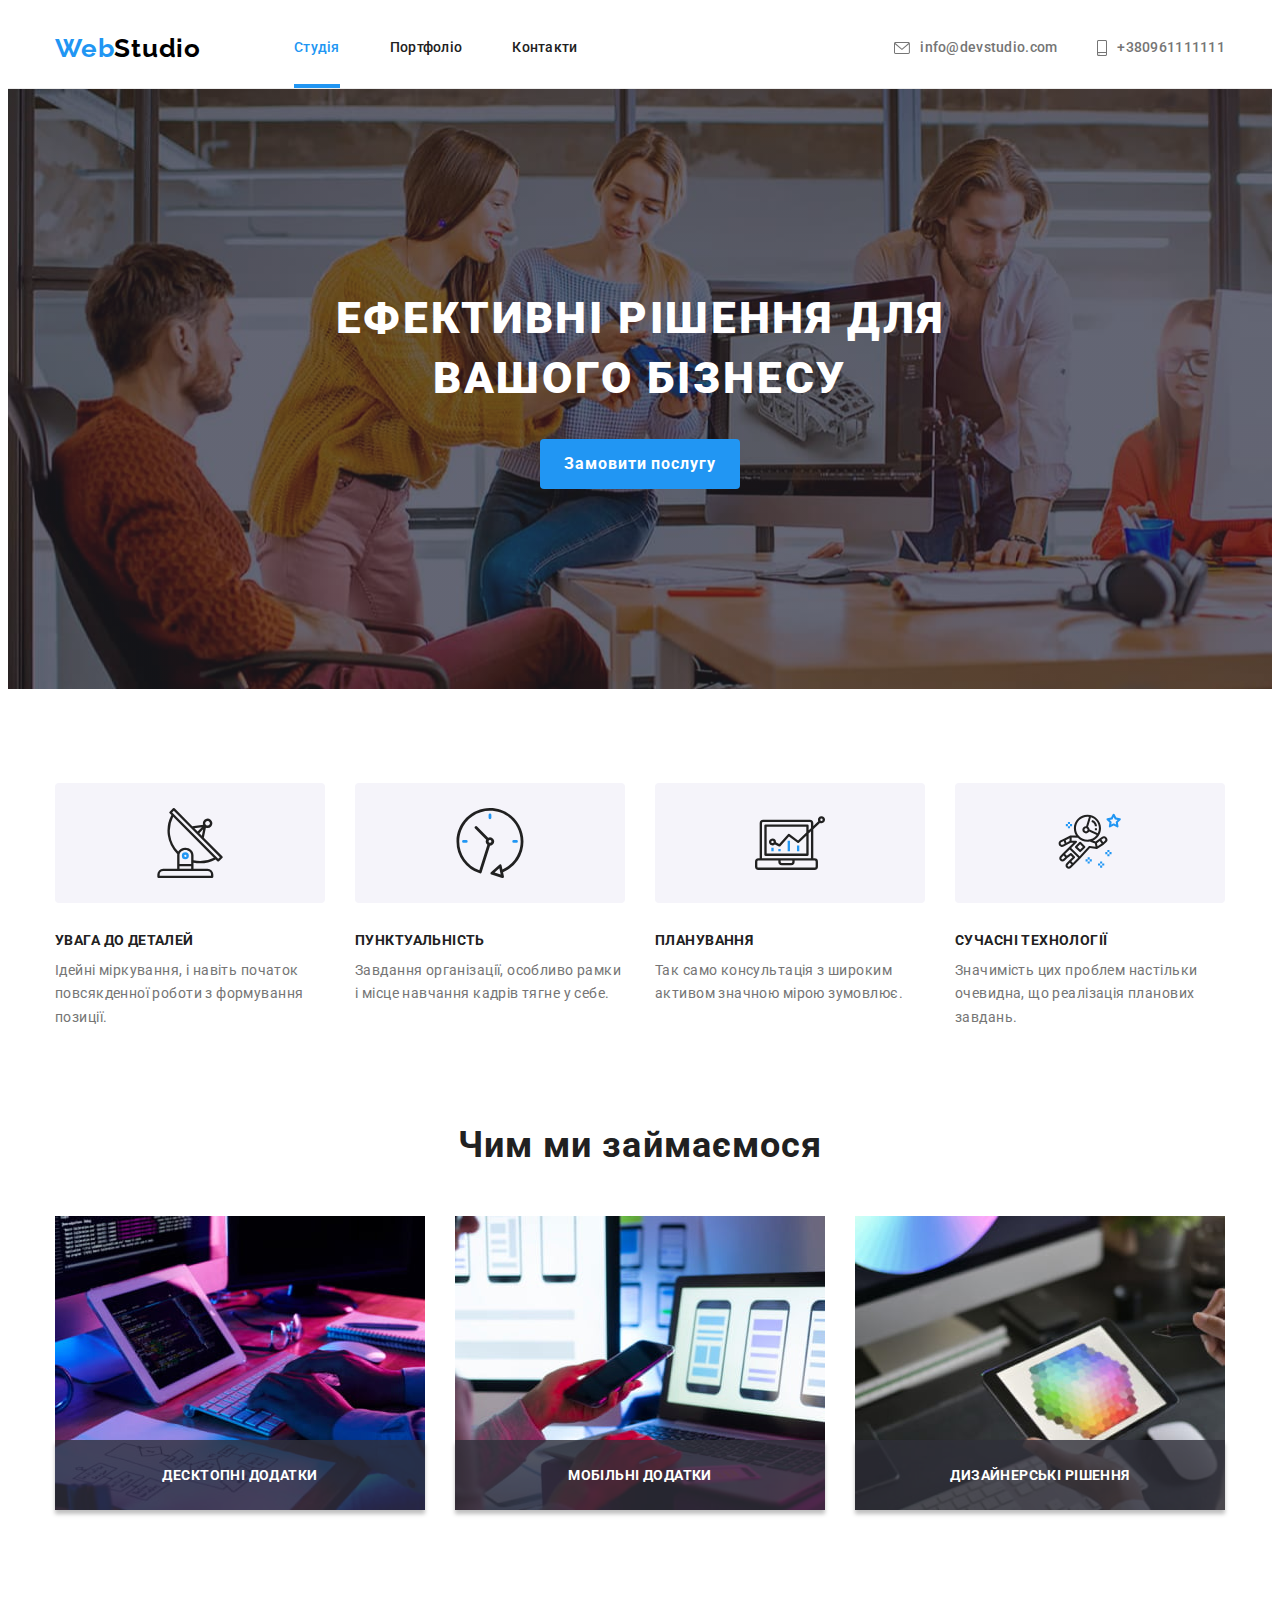
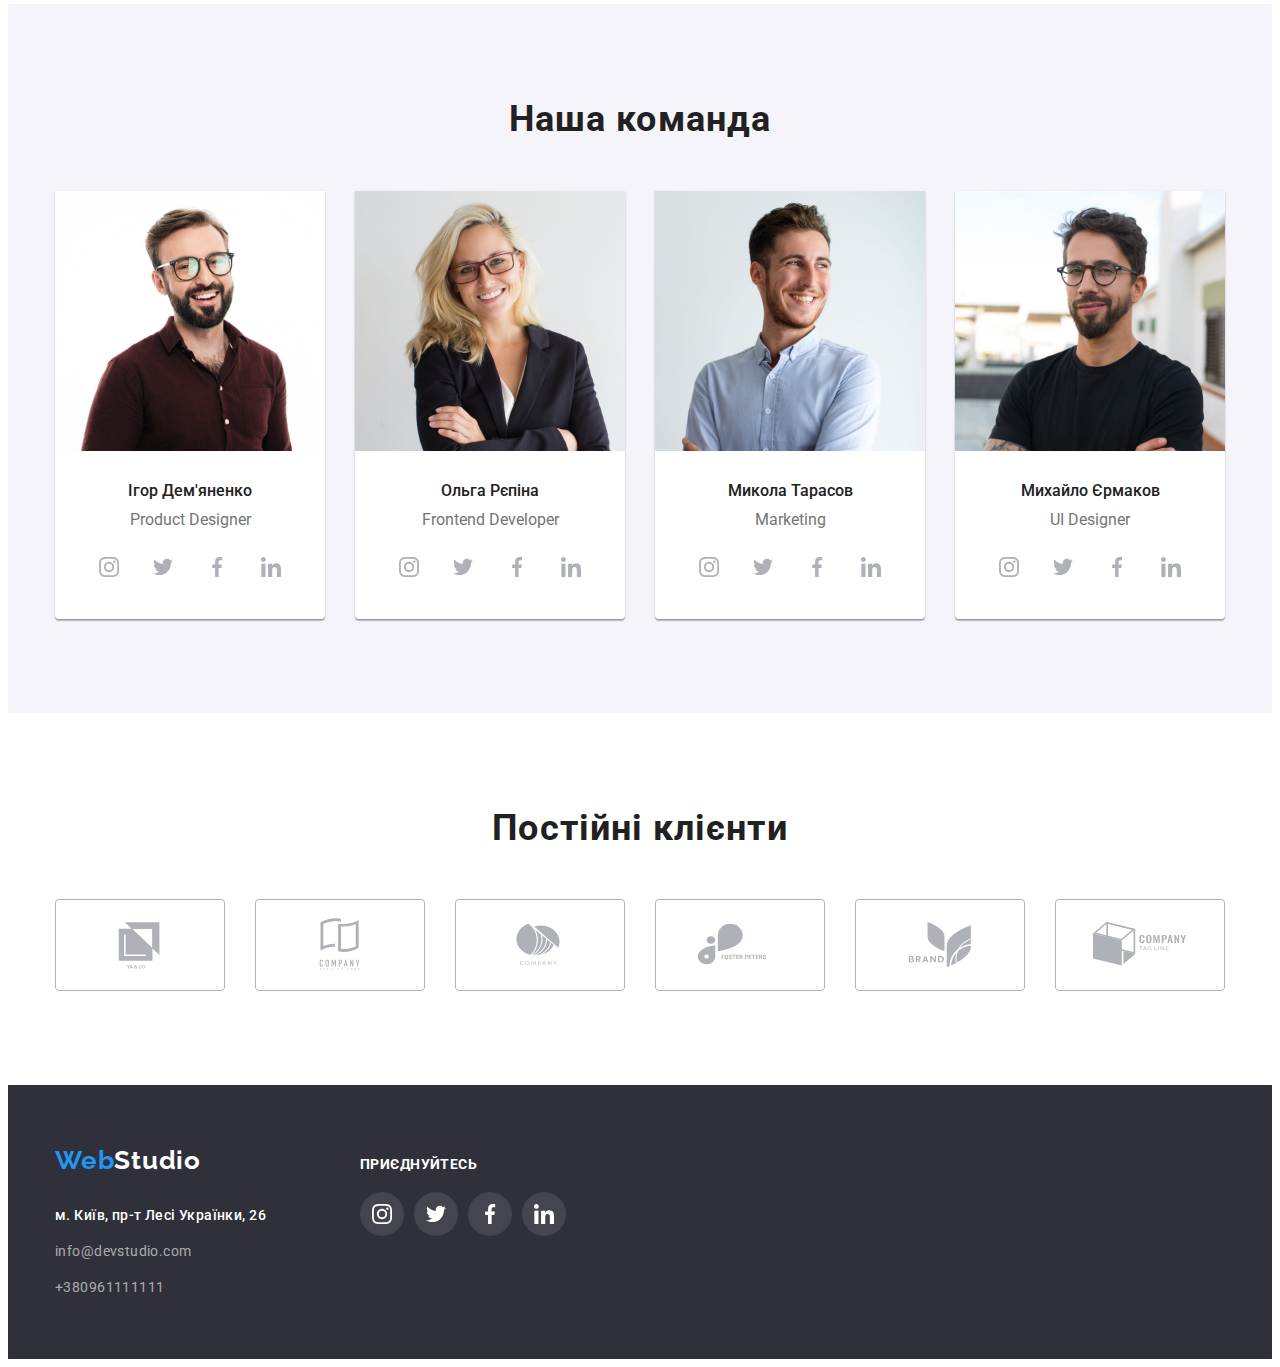
<file: index.html>
<!DOCTYPE html>
<html lang="uk">
<head>
    <meta charset="UTF-8">
    <meta http-equiv="X-UA-Compatible" content="IE=edge">
    <meta name="viewport" content="width=device-width, initial-scale=1.0">
    <link rel="preconnect" href="https://fonts.googleapis.com">
<link rel="preconnect" href="https://fonts.gstatic.com" crossorigin>
<link href="https://fonts.googleapis.com/css2?family=Raleway:wght@700&family=Roboto:wght@400;500;700;900&display=swap" rel="stylesheet">
    <title>Web Studio</title>
    <link rel="stylesheet" href="./css/styles.css">
</head>
<body>
    <header class="border">
        <div class="conteiner header">
            <a class="logo" href="./index.html"><span class="web">Web</span>Studio</a>
            <nav class="margin-nav">
                <ul class="nav">
                    <li class="nav-items"><a class="navigation navigation-focus" href="./index.html">Студія</a></li>
                    <li class="nav-items"><a class="navigation" href="./portfolio.html">Портфоліо</a></li>
                    <li class="nav-items"><a class="navigation" href="#">Контакти</a></li>
                </ul>
            </nav>
            <ul class="contacts-list">
                <li class="contacts-item">
                    <a class="contacts" href="mailto:info@devstudio.com">
                        <svg width="16" height="12" class="a-icon">
                        <use href="./images/icons.svg#icon-envelope"></use>
                        </svg>
                        info@devstudio.com</a>
                </li>
                <li class="contacts-item">
                    <a class="contacts" href="tel:+380961111111">
                        <svg width="10" height="16" class="a-icon icon-tel">
                        <use href="./images/icons.svg#icon-smartphone"></use>
                        </svg>
                        +380961111111
                    </a>
                </li>
            </ul>
        </div>
    </header>
    <main>
        <section class="hero">
            <div class="conteiner">
            <h1 class="hero-title">Ефективні рішення для вашого бізнесу</h1>
            <button type="button" class="hero-button" data-modal-open>Замовити послугу</button>
            </div>
        </section>
        <section class="section first-section">
            <div class="conteiner">
            <ul class="advances-box">
                <li class="advances">
                    <div class="icon-conteiner">
                        <svg width="70" height="70" class="icon-advances">
                            <use href="./images/icons.svg#icon-antenna-1"></use>
                        </svg>
                    </div>
                    <h3 class="advances-title">УВАГА ДО ДЕТАЛЕЙ</h3>
                    <p class="advances-text">Ідейні міркування, і навіть початок повсякденної роботи з формування позиції.</p>
                </li>
                <li class="advances">
                    <div class="icon-conteiner">
                        <svg width="70" height="70" class="icon-advances">
                            <use href="./images/icons.svg#icon-clock-1"></use>
                        </svg>
                    </div>
                    <h3 class="advances-title">ПУНКТУАЛЬНІСТЬ</h3>
                    <p class="advances-text">Завдання організації, особливо рамки і місце навчання кадрів тягне у себе.</p>
                </li>
                <li class="advances">
                    <div class="icon-conteiner">
                        <svg width="70" height="70" class="icon-advances">
                            <use href="./images/icons.svg#icon-diagram-1"></use>
                        </svg>
                    </div>
                    <h3 class="advances-title">ПЛАНУВАННЯ</h3>
                    <p class="advances-text">Так само консультація з широким активом значною мірою зумовлює.</p>
                </li>
                <li class="advances">
                    <div class="icon-conteiner">
                        <svg width="70" height="70" class="icon-advances">
                            <use href="./images/icons.svg#icon-astronaut-1"></use>
                        </svg>
                    </div>
                    <h3 class="advances-title">СУЧАСНІ ТЕХНОЛОГІЇ</h3>
                    <p class="advances-text">Значимість цих проблем настільки очевидна, що реалізація планових завдань.</p>
                </li>
            </ul>
            </div>
        </section>
        <section class="section">
            <div class="conteiner">
            <h2 class="section-title">Чим ми займаємося</h2>
            <ul class="image-box">
                <li class="image-item">
                    <img class="section-image" src="./images/img1.jpg" alt="Написання коду сайту">
                    <div class="background-title"><h5 class="image-title">Десктопні додатки</h5></div>
                </li>
                <li class="image-item">
                    <img class="section-image" src="./images/img2.jpg" alt="Адаптація сайту під різні пристрої">
                    <div class="background-title"><h5 class="image-title">Мобільні додатки</h5></div>
                </li>
                <li class="image-item">
                    <img class="section-image" src="./images/img3.jpg" alt="Сучасний дизайн сайту">
                    <div class="background-title"><h5 class="image-title">Дизайнерські рішення</h5></div>
                </li>
            </ul>
            </div>
        </section>
        <section class="section team">
            <div class="conteiner">
            <h2 class="section-title">Наша команда</h2>
            <ul class="team-cards">
                <li class="team-item">
                    <img class="team-image" src="./images/team_img1.jpg" alt="Ігор Дем'яненко">
                    <h3 class="name">Ігор Дем'яненко</h3>
                    <p class="post">Product Designer</p>
                    <ul class="social-networks-list">
                        <li class="network-item">
                            <a class="network-link" href="#">
                                <svg width="20" height="20" class="network-icon">
                                <use href="./images/icons.svg#icon-instagram"></use>
                                </svg>
                            </a>
                        </li>
                        <li class="network-item">
                            <a class="network-link" href="#">
                                <svg width="20" height="20" class="network-icon">
                                <use href="./images/icons.svg#icon-twitter"></use>
                                </svg>
                            </a>
                        </li>
                        <li class="network-item">
                            <a class="network-link" href="#">
                                <svg width="20" height="20" class="network-icon">
                                <use href="./images/icons.svg#icon-facebook"></use>
                                </svg>
                            </a>
                        </li>
                        <li class="network-item">
                            <a class="network-link" href="#">
                                <svg width="20" height="20" class="network-icon">
                                <use href="./images/icons.svg#icon-linkedin"></use>
                                </svg>
                            </a>
                        </li>
                    </ul>
                </li>
                <li class="team-item">
                    <img class="team-image" src="./images/team_img2.jpg" alt="Ольга Рєпіна">
                    <h3 class="name">Ольга Рєпіна</h3>
                    <p class="post">Frontend Developer</p>
                    <ul class="social-networks-list">
                        <li class="network-item">
                            <a class="network-link" href="#">
                                <svg width="20" height="20" class="network-icon">
                                <use href="./images/icons.svg#icon-instagram"></use>
                                </svg>
                            </a>
                        </li>
                        <li class="network-item">
                            <a class="network-link" href="#">
                                <svg width="20" height="20" class="network-icon">
                                <use href="./images/icons.svg#icon-twitter"></use>
                                </svg>
                            </a>
                        </li>
                        <li class="network-item">
                            <a class="network-link" href="#">
                                <svg width="20" height="20" class="network-icon">
                                <use href="./images/icons.svg#icon-facebook"></use>
                                </svg>
                            </a>
                        </li>
                        <li class="network-item">
                            <a class="network-link" href="#">
                                <svg width="20" height="20" class="network-icon">
                                <use href="./images/icons.svg#icon-linkedin"></use>
                                </svg>
                            </a>
                        </li>
                    </ul>
                </li>
                <li class="team-item">
                    <img class="team-image" src="./images/team_img3.jpg" alt="Микола Тарасов">
                    <h3 class="name">Микола Тарасов</h3>
                    <p class="post">Marketing</p>
                    <ul class="social-networks-list">
                        <li class="network-item">
                            <a class="network-link" href="#">
                                <svg width="20" height="20" class="network-icon">
                                <use href="./images/icons.svg#icon-instagram"></use>
                                </svg>
                            </a>
                        </li>
                        <li class="network-item">
                            <a class="network-link" href="#">
                                <svg width="20" height="20" class="network-icon">
                                <use href="./images/icons.svg#icon-twitter"></use>
                                </svg>
                            </a>
                        </li>
                        <li class="network-item">
                            <a class="network-link" href="#">
                                <svg width="20" height="20" class="network-icon">
                                <use href="./images/icons.svg#icon-facebook"></use>
                                </svg>
                            </a>
                        </li>
                        <li class="network-item">
                            <a class="network-link" href="#">
                                <svg width="20" height="20" class="network-icon">
                                <use href="./images/icons.svg#icon-linkedin"></use>
                                </svg>
                            </a>
                        </li>
                    </ul>
                </li>
                <li class="team-item">
                    <img class="team-image" src="./images/team_img4.jpg" alt="Михайло Єрмаков">
                    <h3 class="name">Михайло Єрмаков</h3>
                    <p class="post">UI Designer</p>
                    <ul class="social-networks-list">
                        <li class="network-item">
                            <a class="network-link" href="#">
                                <svg width="20" height="20" class="network-icon">
                                <use href="./images/icons.svg#icon-instagram"></use>
                                </svg>
                            </a>
                        </li>
                        <li class="network-item">
                            <a class="network-link" href="#">
                                <svg width="20" height="20" class="network-icon">
                                <use href="./images/icons.svg#icon-twitter"></use>
                                </svg>
                            </a>
                        </li>
                        <li class="network-item">
                            <a class="network-link" href="#">
                                <svg width="20" height="20" class="network-icon">
                                <use href="./images/icons.svg#icon-facebook"></use>
                                </svg>
                            </a>
                        </li>
                        <li class="network-item">
                            <a class="network-link" href="#">
                                <svg width="20" height="20" class="network-icon">
                                <use href="./images/icons.svg#icon-linkedin"></use>
                                </svg>
                            </a>
                        </li>
                    </ul>
                </li>
            </ul>
            </div>
        </section>
        <section class="section">
            <div class="conteiner">
                <h2 class="section-title">Постійні клієнти</h2>
                <ul class="customers-box">
                    <li class="customer-item">
                        <a class="customer-link" href="#">
                            <svg width="106" height="60" class="customer-logo">
                            <use href="./images/icons.svg#icon-Logo-1"></use>
                            </svg>
                        </a>
                    </li>
                    <li class="customer-item">
                        <a class="customer-link" href="#">
                                <svg width="106" height="60" class="customer-logo">
                                <use href="./images/icons.svg#icon-Logo-2"></use>
                                </svg>
                            </a>
                    </li>
                    <li class="customer-item">
                        <a class="customer-link" href="#">
                                <svg width="106" height="60" class="customer-logo">
                                <use href="./images/icons.svg#icon-Logo-3"></use>
                                </svg>
                            </a>
                    </li>
                    <li class="customer-item">
                        <a class="customer-link" href="#">
                                <svg width="106" height="60" class="customer-logo">
                                <use href="./images/icons.svg#icon-Logo-4"></use>
                                </svg>
                            </a>
                    </li>
                    <li class="customer-item">
                        <a class="customer-link" href="#">
                                <svg width="106" height="60" class="customer-logo">
                                <use href="./images/icons.svg#icon-Logo-5"></use>
                                </svg>
                            </a>
                    </li>
                    <li class="customer-item">
                        <a class="customer-link" href="#">
                                <svg width="106" height="60" class="customer-logo">
                                <use href="./images/icons.svg#icon-Logo-6"></use>
                                </svg>
                            </a>
                    </li>
                </ul>
            </div>
        </section>
    </main>
<footer class="footer">
        <div class="conteiner footer-ul">
        <div class="text-footer">
        <a class="logo-footer" href="./index.html"><span class="web">Web</span>Studio</a>
        <address class="adress-list">
            <ul>
                <li class="adress-item"><a class="adress" target="_blank" href="https://www.google.com/maps/place/%D0%B1%D1%83%D0%BB.+%D0%9B%D0%B5%D1%81%D0%B8+%D0%A3%D0%BA%D1%80%D0%B0%D0%B8%D0%BD%D0%BA%D0%B8,+26,+%D0%9A%D0%B8%D0%B5%D0%B2,+02000/@50.4265807,30.5383858,17z/data=!3m1!4b1!4m5!3m4!1s0x40d4cf0e033ecbe9:0x57a4dffefec77da0!8m2!3d50.4265807!4d30.5383858">м. Київ, пр-т Лесі Українки, 26</a></li>
                <li class="adress-item"><a class="contacts-footer" href="mailto:info@devstudio.com">info@devstudio.com</a></li>
                <li class="adress-item"><a class="contacts-footer" href="tel:+380961111111">+380961111111</a></li>
            </ul>
        </address>
        </div>
        <div class="network-box">
                <h4 class="network-title">Приєднуйтесь</h4>
                <ul class="footer-network-list">
                <li class="footer-network-item">
                    <a class="footer-network-link" href="#">
                        <svg width="20" height="20" class="footer-network-icon">
                        <use href="./images/icons.svg#icon-instagram"></use>
                        </svg>
                    </a>
                </li>
                    <li class="footer-network-item">
                    <a class="footer-network-link" href="#">
                        <svg width="20" height="20" class="footer-network-icon">
                        <use href="./images/icons.svg#icon-twitter"></use>
                        </svg>
                    </a>
                </li>
                <li class="footer-network-item">
                    <a class="footer-network-link" href="#">
                        <svg width="20" height="20" class="footer-network-icon">
                        <use href="./images/icons.svg#icon-facebook"></use>
                        </svg>
                    </a>
                </li>
                <li class="footer-network-item">
                    <a class="footer-network-link" href="#">
                        <svg width="20" height="20" class="footer-network-icon">
                        <use href="./images/icons.svg#icon-linkedin"></use>
                        </svg>
                    </a>
                </li>
            </ul>
            </div>
        </div>
    </footer>
    <div class="overlay is-hidden" data-modal>
        <div class="modal">
            <button class="modal-close-button" data-modal-close>
                <svg width="11" height="11">
                <use href="./images/icons.svg#icon-close-black"></use>
                </svg>
            </button>
        </div>
    </div>
    <script src="./js/modal.js"></script>
</body>
</html>
</file>
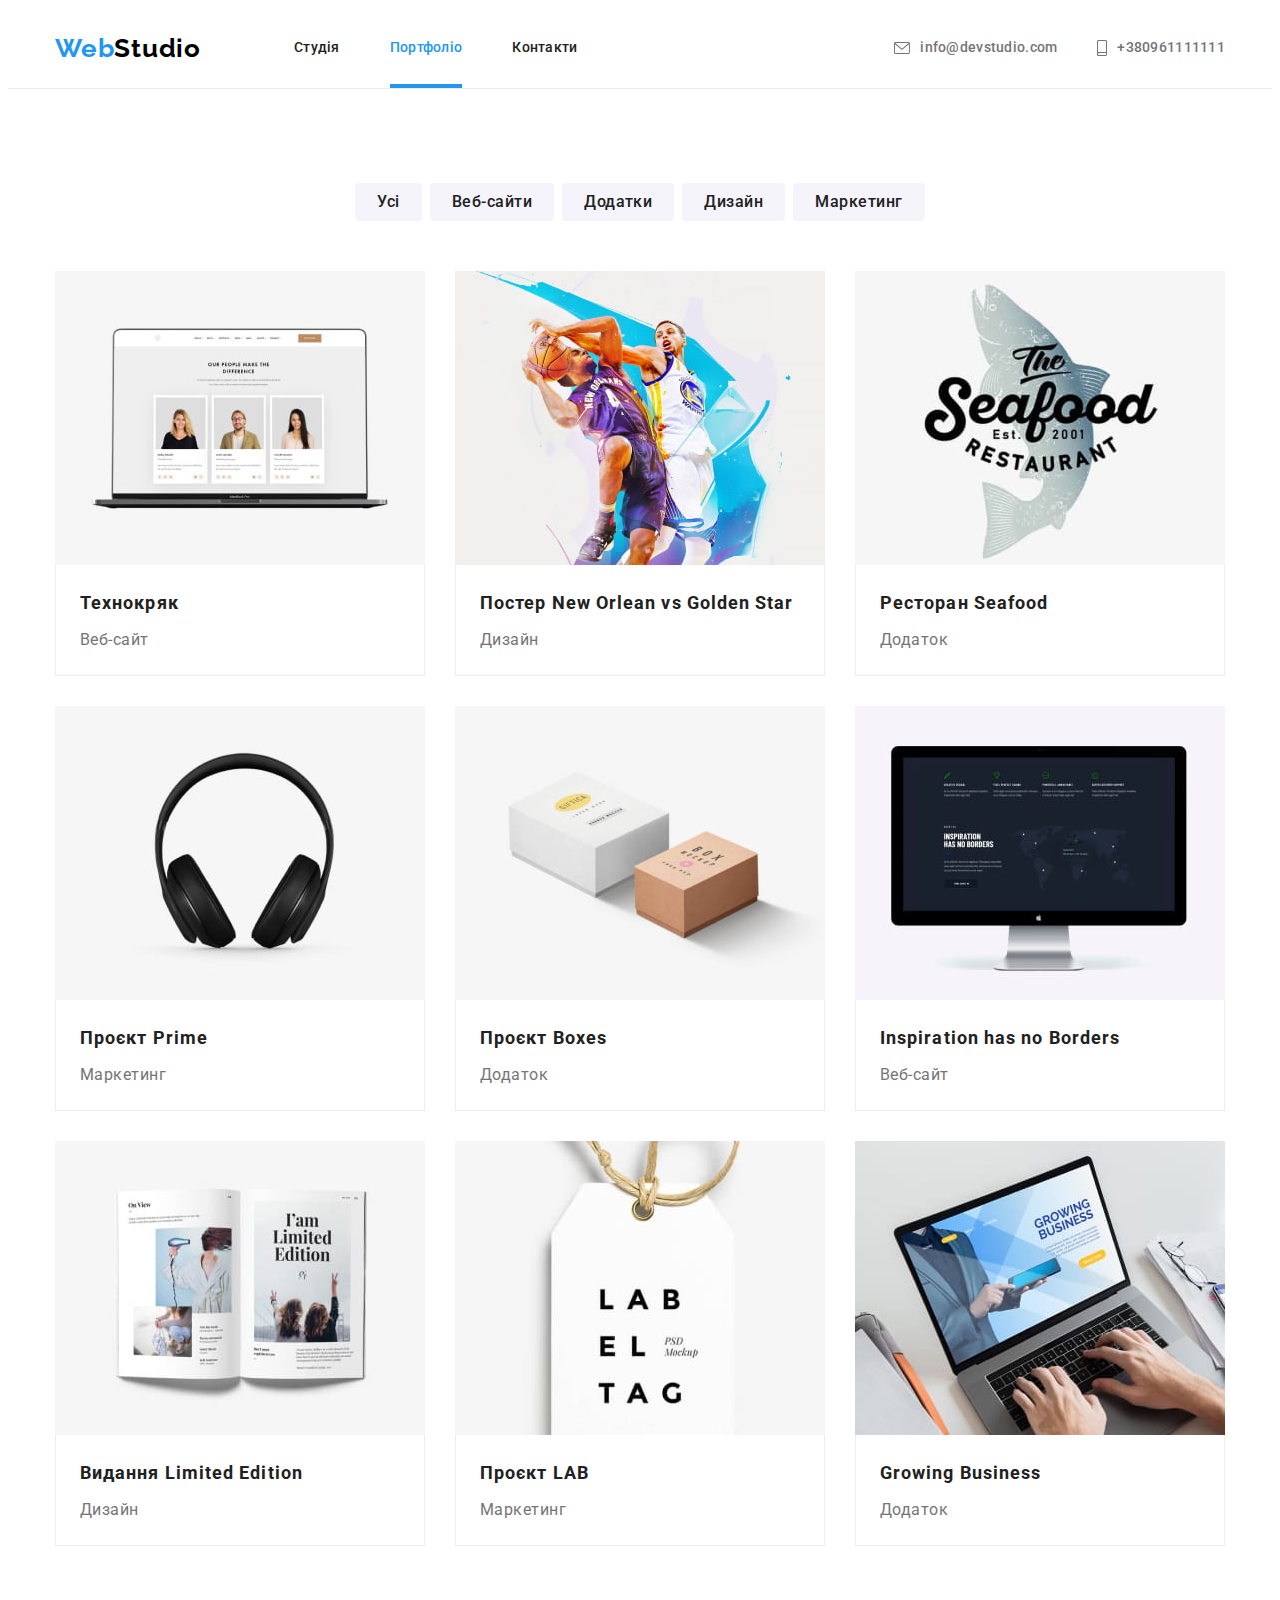
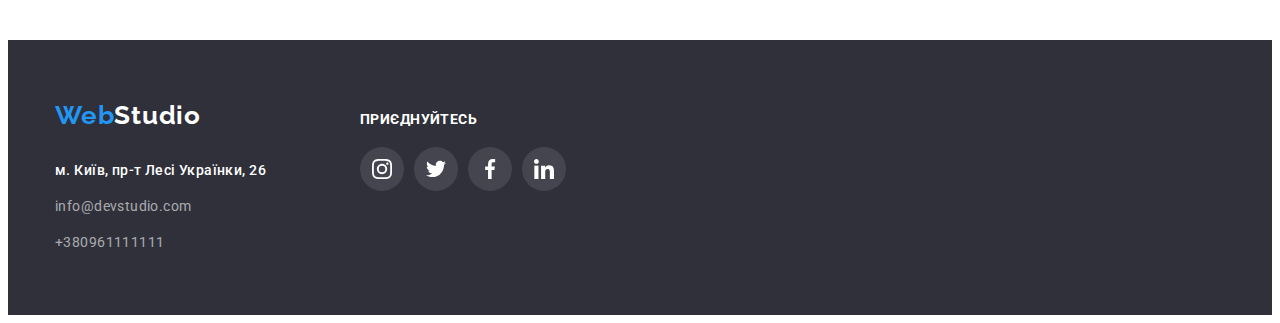
<file: portfolio.html>
<!DOCTYPE html>
<html lang="uk">
<head>
    <meta charset="UTF-8">
    <meta http-equiv="X-UA-Compatible" content="IE=edge">
    <meta name="viewport" content="width=device-width, initial-scale=1.0">
    <link rel="preconnect" href="https://fonts.googleapis.com">
<link rel="preconnect" href="https://fonts.gstatic.com" crossorigin>
<link href="https://fonts.googleapis.com/css2?family=Raleway:wght@700&family=Roboto:wght@400;500;700;900&display=swap" rel="stylesheet">
    <title>Портфоліо</title>
    <link rel="stylesheet" href="./css/styles.css">
</head>
<body>
    <header class="border">
        <div class="conteiner header">
            <a class="logo" href="./index.html"><span class="web">Web</span>Studio</a>
            <nav class="margin-nav">
                <ul class="nav">
                    <li class="nav-items"><a class="navigation" href="./index.html">Студія</a></li>
                    <li class="nav-items"><a class="navigation navigation-focus" href="./portfolio.html">Портфоліо</a></li>
                    <li class="nav-items"><a class="navigation" href="#">Контакти</a></li>
                </ul>
            </nav>
             <ul class="contacts-list">
                <li class="contacts-item">
                    <a class="contacts" href="mailto:info@devstudio.com">
                        <svg width="16" height="12" class="a-icon">
                        <use href="./images/icons.svg#icon-envelope"></use>
                        </svg>
                        info@devstudio.com
                    </a>
                </li>
                <li class="contacts-item">
                    <a class="contacts" href="tel:+380961111111">
                        <svg width="10" height="16" class="a-icon icon-tel">
                        <use href="./images/icons.svg#icon-smartphone"></use>
                        </svg>
                        +380961111111
                    </a>
                </li>
            </ul>
        </div>
    </header>
    <main>
        <section class="section">
            <div class="conteiner">
            <ul class="menu-button">
                <li class="menu-item"><button class="filter" type="button">Усі</button></li>
                <li class="menu-item"><button class="filter" type="button">Веб-сайти</button></li>
                <li class="menu-item"><button class="filter" type="button">Додатки</button></li>
                <li class="menu-item"><button class="filter" type="button">Дизайн</button></li>
                <li class="menu-item"><button class="filter" type="button">Маркетинг</button></li>
            </ul>
            <ul class="projects">
                <li class="project-item">
                    <div class="img-box">
                        <img class="project-img" src="./images/website_on_laptop.jpg" alt="Веб-сайт на комп'ютері">
                        <div class="project-description">
                            Ресурс пропонує комплексні пропозиції з різним рівнем функціоналу та сервісів. 
                            Все це дозволить відвідувачу отримати вичерпні відомості про компанію чи приватну особу.
                        </div>
                    </div>
                    <div class="border-cards">
                    <h3 class="project-name">Технокряк</h2>
                    <p class="project-type">Веб-сайт</p>
                    </div>
                </li>
            <li class="project-item">
                <div class="img-box">
                    <img class="project-img" src="./images/volleyball.jpg" alt="Два хлопця грають у волейбол">
                    <div class="project-description">
                    </div>
                </div>
                <div class="border-cards">
                <h3 class="project-name">Постер New Orlean vs Golden Star</h3>
                <p class="project-type">Дизайн</p>
                </div>
            </li>
            <li class="project-item">
                <div class="img-box">
                    <img class="project-img" src="./images/seafood_logo.jpg" alt="Логотип риби">
                    <div class="project-description">
                    </div>
                </div>
                <div class="border-cards">
                <h3 class="project-name">Ресторан Seafood</h3>
                <p class="project-type">Додаток</p>
                </div>
            </li>
            <li class="project-item">
                <div class="img-box">
                    <img class="project-img" src="./images/headphones.jpg" alt="Навушники">
                    <div class="project-description">
                    </div>
                </div>
                <div class="border-cards">
                <h3 class="project-name">Проєкт Prime</h3>
                <p class="project-type">Маркетинг</p>
                </div>
            </li>
            <li class="project-item">
                <div class="img-box">
                    <img class="project-img" src="./images/two_box.jpg" alt="Дві коробки">
                    <div class="project-description">
                    </div>
                </div>
                <div class="border-cards">
                <h3 class="project-name">Проєкт Boxes</h3>
                <p class="project-type">Додаток</p>
                </div>
            </li>
            <li class="project-item">
                <div class="img-box">
                    <img class="project-img" src="./images/pc.jpg" alt="Настільний комп'ютер">
                    <div class="project-description">
                    </div>
                </div>
                <div class="border-cards">
                <h3 class="project-name">Inspiration has no Borders</h3>
                <p class="project-type">Веб-сайт</p>
                </div>
            </li>
            <li class="project-item last-item">
                <div class="img-box">
                    <img class="project-img" src="./images/book.jpg" alt="Відкрита книжка">
                    <div class="project-description">
                    </div>
                </div>
                <div class="border-cards">
                <h3 class="project-name">Видання Limited Edition</h3>
                <p class="project-type">Дизайн</p>
                </div>
            </li>
            <li class="project-item last-item">
                <div class="img-box">
                    <img class="project-img" src="./images/label.jpg" alt=" Етикетка">
                    <div class="project-description">
                    </div>
                </div>
                <div class="border-cards">
                <h3 class="project-name">Проєкт LAB</h3>
                <p class="project-type">Маркетинг</p>
                </div>
            </li>
            <li class="project-item last-item">
                <div class="img-box">
                    <img class="project-img" src="./images/laptop_work.jpg" alt="Робота за ноутбуком">
                    <div class="project-description">
                    </div>
                </div>
                <div class="border-cards">
                <h3 class="project-name">Growing Business</h3>
                <p class="project-type">Додаток</p>
                </div>
            </li>
        </ul>
        </div>
    </section>
    </main>
        <footer class="footer">
        <div class="conteiner footer-ul">
        <div class="text-footer">
        <a class="logo-footer" href="./index.html"><span class="web">Web</span>Studio</a>
        <address class="adress-list">
            <ul>
                <li class="adress-item"><a class="adress" target="_blank" href="https://www.google.com/maps/place/%D0%B1%D1%83%D0%BB.+%D0%9B%D0%B5%D1%81%D0%B8+%D0%A3%D0%BA%D1%80%D0%B0%D0%B8%D0%BD%D0%BA%D0%B8,+26,+%D0%9A%D0%B8%D0%B5%D0%B2,+02000/@50.4265807,30.5383858,17z/data=!3m1!4b1!4m5!3m4!1s0x40d4cf0e033ecbe9:0x57a4dffefec77da0!8m2!3d50.4265807!4d30.5383858">м. Київ, пр-т Лесі Українки, 26</a></li>
                <li class="adress-item"><a class="contacts-footer" href="mailto:info@devstudio.com">info@devstudio.com</a></li>
                <li class="adress-item"><a class="contacts-footer" href="tel:+380961111111">+380961111111</a></li>
            </ul>
        </address>
        </div>
        <div class="network-box">
                <h4 class="network-title">Приєднуйтесь</h4>
                <ul class="footer-network-list">
                <li class="footer-network-item">
                    <a class="footer-network-link" href="#">
                        <svg width="20" height="20" class="footer-network-icon">
                        <use href="./images/icons.svg#icon-instagram"></use>
                        </svg>
                    </a>
                </li>
                    <li class="footer-network-item">
                    <a class="footer-network-link" href="#">
                        <svg width="20" height="20" class="footer-network-icon">
                        <use href="./images/icons.svg#icon-twitter"></use>
                        </svg>
                    </a>
                </li>
                <li class="footer-network-item">
                    <a class="footer-network-link" href="#">
                        <svg width="20" height="20" class="footer-network-icon">
                        <use href="./images/icons.svg#icon-facebook"></use>
                        </svg>
                    </a>
                </li>
                <li class="footer-network-item">
                    <a class="footer-network-link" href="#">
                        <svg width="20" height="20" class="footer-network-icon">
                        <use href="./images/icons.svg#icon-linkedin"></use>
                        </svg>
                    </a>
                </li>
            </ul>
            </div>
        </div>
    </footer>
</body>
</html>
</file>
<file: css/styles.css>
/*fill="#2196f3" */
:root {
    --color-main: #212121;
    --color-p: #757575;
    --color-hover: #2196f3;
    --color-active: #188ce8;
    --color-studio: #000;
    --color-background: #2f303a;
    --color-hero: #fff;
    --color-background-light: #f5f4fa;
    --color-gray: #AFB1B8;
}
body {
    color: var(--color-main);
    font-family: 'Roboto', sans-serif;
}
li {
    list-style-type: none;
}
a {
    text-decoration-line: none;
}
h1, h2, h3, h4, h5, h6, ul, p {
    margin: 0;
}
*{
  box-sizing: border-box;
}
ul {
    padding: 0;
}
.conteiner {
    width: 1200px;
    padding: 0px 15px;
    margin: 0 auto;
}

/* HEADER*/
.border {
    border-bottom: 1px solid #ECECEC;
}
.header {
    display: flex;
    align-items: center;
}
.logo {
    color: var(--color-studio);
    font-family: 'Raleway', sans-serif;
    font-weight: 700;
    font-size: 26px;
    line-height: 1.19;
    letter-spacing: 0.03em;
}
.web {
    color: var(--color-hover);
}
.margin-nav {   
    margin-left: 93px;
}
.nav {
    display: flex;
}
.nav-items + .nav-items {
    margin-left: 50px;
}
.nav-items {
    position: relative;
}
.navigation {
    display: inline-block;
    padding: 32px 0;
    
    transition: color 250ms cubic-bezier(0.4, 0, 0.2, 1);
}
.navigation-focus::after {
    content: '';
    display: block;
    position: absolute;
    bottom: 0;
    width: 100%;
    height: 4px;
    background-color: var(--color-hover);
}
.navigation, .adress {
    color: var(--color-main);
    font-family: 'Roboto', sans-serif;
    font-weight: 500;
    font-size: 14px;
    line-height: 1.14;
    letter-spacing: 0.02em;
}
.contacts-list {
    display: flex;
    align-items: center;
    margin-left: auto;
}
.contacts {
    display: flex;
    align-items: center;
    padding: 32px 0;
    color: var(--color-p);
    font-weight: 500;
    font-size: 14px;
    line-height: 1.14;
    letter-spacing: 0.02em;
    transition: color 250ms cubic-bezier(0.4, 0, 0.2, 1);
}
.contacts-item + .contacts-item {
    margin-left: 40px;
}
.navigation:hover {
    color: var(--color-hover);
}
.navigation-focus {
    color: var(--color-hover);
}
.contacts:hover {
    color: var(--color-hover);
}
.a-icon {
    fill: currentcolor;
    margin-right: 10px;
    text-align: center;
}

/*MAIN*/
.hero {
    max-width: 1600px;
    padding: 200px 0;
    margin: 0 auto;
    background-color: var(--color-background);
    background-image:
        linear-gradient(rgba(47, 48, 58, 0.4), rgba(47, 48, 58, 0.4)),
        url(../images/hero-img-team.jpg);
}
.hero-title{
    color: var(--color-hero);
    font-size: 44px;
    line-height: 1.36;
    font-weight: 900;
    text-align: center;
    letter-spacing: 0.06em;
    text-transform: uppercase;
    max-width: 696px;
    margin: 0 auto 30px;
}
.hero-button {
    display: block;
    font-family: 'Roboto', sans-serif;
    color: var(--color-hero);
    font-weight: 700;
    font-size: 16px;
    cursor: pointer;
    letter-spacing: 0.06em;
    line-height: 1.87;
    background-color: var(--color-hover);
    padding: 10px 24px;
    border-width: 0px ;
    border-radius: 4px;
    margin: 0 auto;
}
.hero-button:active {
    background-color: var(--color-active);
    width: 216px;/*чи потрібна взагалі ця властивість?*/
}

/*SECTION-ADVANCES*/
.section {
    padding: 94px 0;
}
.first-section {
    padding-bottom: 0px;
}
.advances-box {
    display: flex;
}
.advances {
    width: 270px;
}
.advances-box > .advances:not(:last-child) {
    margin-right: 30px;
}
.icon-conteiner {
    height: 120px;
    display: flex;
    justify-content:center;
    align-items: center;
    background-color: var(--color-background-light);
    border-radius: 4px;
    
    transition: filter 250ms cubic-bezier(0.4, 0, 0.2, 1);
}
.icon-conteiner:hover {
    filter: drop-shadow(0px 4px 4px rgba(0, 0, 0, 0.25));
}
.advances-title {
    font-weight: 700;
    font-size: 14px;
    line-height: 1.14;
    letter-spacing: 0.03em;
    margin: 30px 0 10px;
}
.advances-text {
    color: var(--color-p);
    font-size: 14px;
    line-height: 1.71;
    letter-spacing: 0.03em;
}

/* TRADE    */
.section-title {
    margin-bottom: 50px;
    font-weight: 700;
    font-size: 36px;
    line-height: 1.17;
    text-align: center;
    letter-spacing: 0.03em;
}
.image-box {
    display: flex;
    justify-content: space-between;
}
.image-item {
    position: relative;
}
.section-image {
    display: block;
    width: 370px;
}
.background-title {
    padding: 27px;
    position: absolute;
    bottom: 0;
    left: 0;
    width: 100%;
    height: 70px;
    background-color: rgba(47, 48, 58, 0.8);
    box-shadow: 0px 4px 4px rgba(0, 0, 0, 0.25);
}
.image-title {
    font-family: 'Roboto';
    font-style: normal;
    font-weight: 700;
    font-size: 14px;
    line-height: 16px;
    text-align: center;
    letter-spacing: 0.03em;
    text-transform: uppercase;
    color: #fff;
}
.team {
    background-color: var(--color-background-light);
}
.team-cards {
    display: flex;
    justify-content: space-between;
}
.team-item {
    padding-bottom: 30px;
    background-color: var(--color-hero);
    box-shadow: 0px 1px 3px rgba(0, 0, 0, 0.12), 0px 1px 1px rgba(0, 0, 0, 0.14), 0px 2px 1px rgba(0, 0, 0, 0.2);
    border-radius: 0px 0px 4px 4px;

}
.team-image {
    display: block;
    width: 270px;
}
.name {
    margin: 30px 0 10px;
    font-weight: 500;
    font-size: 16px;
    line-height: 1.19;
    text-align: center;
}
.post {
    display: block;
    color: var(--color-p);
    font-size: 16px;
    line-height: 1.19;
    text-align: center;
}
.social-networks-list {
    display: flex;
    justify-content: center;
    margin-top: 16px;
}
.network-item {
    width: 44px;
    height: 44px;
    border-radius: 50%;
    
    transition: background-color 250ms cubic-bezier(0.4, 0, 0.2, 1);
}
.network-item:not(:last-child) {
    margin-right: 10px;
}
.network-item:hover {
    background-color: var(--color-hover);
}
.network-link {
    height: 100%;
    width: 100%;
    display: flex;
    align-items: center;
    justify-content: center;
    color: var(--color-gray);
    
    transition: color 250ms cubic-bezier(0.4, 0, 0.2, 1);
}
.network-icon {
    fill: currentcolor;
}
.network-link:hover {
    color: #fff;
}
.customers-box{
    display: flex;
    justify-content: center;
}
.customer-link{
    display: flex;
    justify-content: center;
    align-items: center;
    width: 100%;
    height: 100%;
    color: var(--color-gray);
    
    transition: color 250ms cubic-bezier(0.4, 0, 0.2, 1);
}
.customer-item{
    display: flex;
    justify-content: center;
    align-items: center;
    height: 92px;
    width: 170px;
    border: var(--color-gray) solid 1px;
    border-radius: 4px;
    
    transition: border 250ms cubic-bezier(0.4, 0, 0.2, 1);
}
.customer-item:not(:last-child) {
    margin-right: 30px; 
}
.customer-item:hover {
     border: var(--color-hover) solid 1px;
}
.customer-logo {
    fill: currentcolor;
}
.customer-link:hover {
    color: var(--color-hover);
}

/*FOOTER*/
footer {
    background-color: var(--color-background);
    padding: 60px 0;
}
.footer-ul {
    display: flex;
    align-items: baseline;
}
.logo-footer {
    color: var(--color-hero);
    font-family: 'Raleway', sans-serif;
    font-weight: 700;
    font-size: 26px;
    line-height: 1.19;
    letter-spacing: 0.03em;
}
.adress-list {
    display: flex;
    margin-top: 28px;
}
.adress-item + .adress-item {
    margin-top: 12px;
}
.adress {
    color: var(--color-hero);
    font-size: 14px;
    line-height: 1.71;
    letter-spacing: 0.03em;
    font-style: normal;
}
.contacts-footer {
    color: rgba(255, 255, 255, 0.6);
    font-style: normal;
    font-family: 'Roboto', sans-serif;
    font-size: 14px;
    line-height: 1.71;
    letter-spacing: 0.03em;
    
    transition: color 250ms cubic-bezier(0.4, 0, 0.2, 1);
}
.contacts-footer:hover {
    color: var(--color-hover);
}
.contacts-footer:focus {
    color: var(--color-hover);
}
.network-box {
    margin-left: 94px;
}
.network-title {
    font-family: 'Roboto';
    font-style: normal;
    font-weight: 700;
    font-size: 14px;
    line-height: 16px;
    letter-spacing: 0.03em;
    text-transform: uppercase;
    color: #fff;
}
.footer-network-list {
    display: flex;
    margin-top: 20px;
}
.footer-network-item {
    height: 44px;
    width: 44px;
    border-radius: 50%;
    background-color: rgba(255, 255, 255, 0.1);
    
    transition: background-color 250ms cubic-bezier(0.4, 0, 0.2, 1);
}
.footer-network-item:not(:last-child) {
    margin-right: 10px;
}
.footer-network-item:hover {
    background-color: var(--color-hover);
}
.footer-network-link {
    display: block;
    padding: 12px;
    color: #fff;
}
.footer-network-icon{
    fill: currentcolor;
}

/*OVERLAY*/
.overlay {
    position: fixed;
    top: 0;
    left: 0;
    width: 100%;
    height: 100%;
    background-color: rgba(0, 0, 0, 0.2);
}
.modal {
    position: absolute;
    top: 50%;
    left: 50%;
    transform: translate(-50%, -50%);
    width: 528px;
    max-width: 100%;
    height: 581px;
    max-height: 100%;
    background-color: #fff;
    box-shadow: 0px 1px 3px rgba(0, 0, 0, 0.12), 0px 1px 1px rgba(0, 0, 0, 0.14), 0px 2px 1px rgba(0, 0, 0, 0.2);
    border-radius: 4px;
}

/*hidden*/
.overlay.is-hidden {
    opacity: 0;
    visibility: hidden;
    pointer-events: none;
}
.modal-close-button {
    position: absolute;
    display: flex;
    align-items: center;
    justify-content: center;
    top: 8px;
    right: 8px;
    width: 30px;
    height: 30px;
    border-radius: 50%;
    border: 1px solid rgba(0, 0, 0, 0.1);
    background: #fff;
    cursor: pointer;
}

/*PAGE PORTFOLIO */

/*MAIN*/
.menu-button {
    display: flex;
    justify-content: center;
    margin-bottom: 50px;
}
.menu-item + .menu-item {
    margin-left: 8px;
}
.filter {
    padding: 6px 22px;
    color: var(--color-main);
    background: var(--color-background-light);
    font-family: 'Roboto', sans-serif;
    font-weight: 500;
    font-size: 16px;
    line-height: 1.63;
    text-align: center;
    letter-spacing: 0.03em;
    border-color: var(--color-background-light);
    border-radius: 4px;cursor: pointer;
    border-style: none;
    
    transition: color 250ms cubic-bezier(0.4, 0, 0.2, 1),         background-color 250ms cubic-bezier(0.4, 0, 0.2, 1),
        box-shadow 250ms cubic-bezier(0.4, 0, 0.2, 1);
}
.filter:active {
    color: var(--color-hero);
    background-color: var(--color-hover);
    box-shadow: 0px 3px 1px rgba(0, 0, 0, 0.1), 0px 1px 2px rgba(0, 0, 0, 0.08), 0px 2px 2px rgba(0, 0, 0, 0.12);
}
.filter:focus {
    color: var(--color-hero);
    background-color: var(--color-hover);
    box-shadow: 0px 3px 1px rgba(0, 0, 0, 0.1), 0px 1px 2px rgba(0, 0, 0, 0.08), 0px 2px 2px rgba(0, 0, 0, 0.12);
}
.filter:hover {
    color: var(--color-hero);
    background-color: var(--color-hover);
    box-shadow: 0px 3px 1px rgba(0, 0, 0, 0.1), 0px 1px 2px rgba(0, 0, 0, 0.08), 0px 2px 2px rgba(0, 0, 0, 0.12);
}
.projects {
    display: flex;
    flex-wrap: wrap;
}
.project-item {
    width: 370px;
    margin-bottom: 30px ;
    margin-right: 30px;
    transition: box-shadow 250ms cubic-bezier(0.4, 0, 0.2, 1)
}
.project-item:nth-child(3n) {
    margin-right: 0;
}
.project-item:hover {
    box-shadow: 0px 1px 1px rgba(0, 0, 0, 0.12), 0px 4px 4px rgba(0, 0, 0, 0.06), 1px 4px 6px rgba(0, 0, 0, 0.16);
}
.last-item {
    margin-bottom: 0;
}
.img-box { 
    position: relative;
    overflow: hidden;
}
.project-item:hover .project-description{
    transform: translateY(0);
}
.project-img {
    display: block;
    width: 370px;
}
.project-description {
    position: absolute;
    top:0;
    bottom: 0;
    width: 100%;
    transform: translateY(100%);
    padding: 63px 24px;
    font-family: 'Roboto';
    font-style: normal;
    font-weight: 400;
    font-size: 18px;
    line-height: 28px;
    letter-spacing: 0.03em;
    color: #fff;
    background: rgba(33, 150, 243, 0.9);
    
    transition: transform 250ms cubic-bezier(0.4, 0, 0.2, 1)
}
.border-cards {
    border: 1px solid #EEEEEE;
    border-top: none;
    padding: 20px 24px;
}
.project-name {
    margin-bottom: 4px;
    font-size: 18px;
    line-height: 2;
    letter-spacing: 0.06em;
}
.project-type {
    color: var(--color-p);
    font-size: 16px;
    line-height: 1.88;
    letter-spacing: 0.03em;
}
</file>
